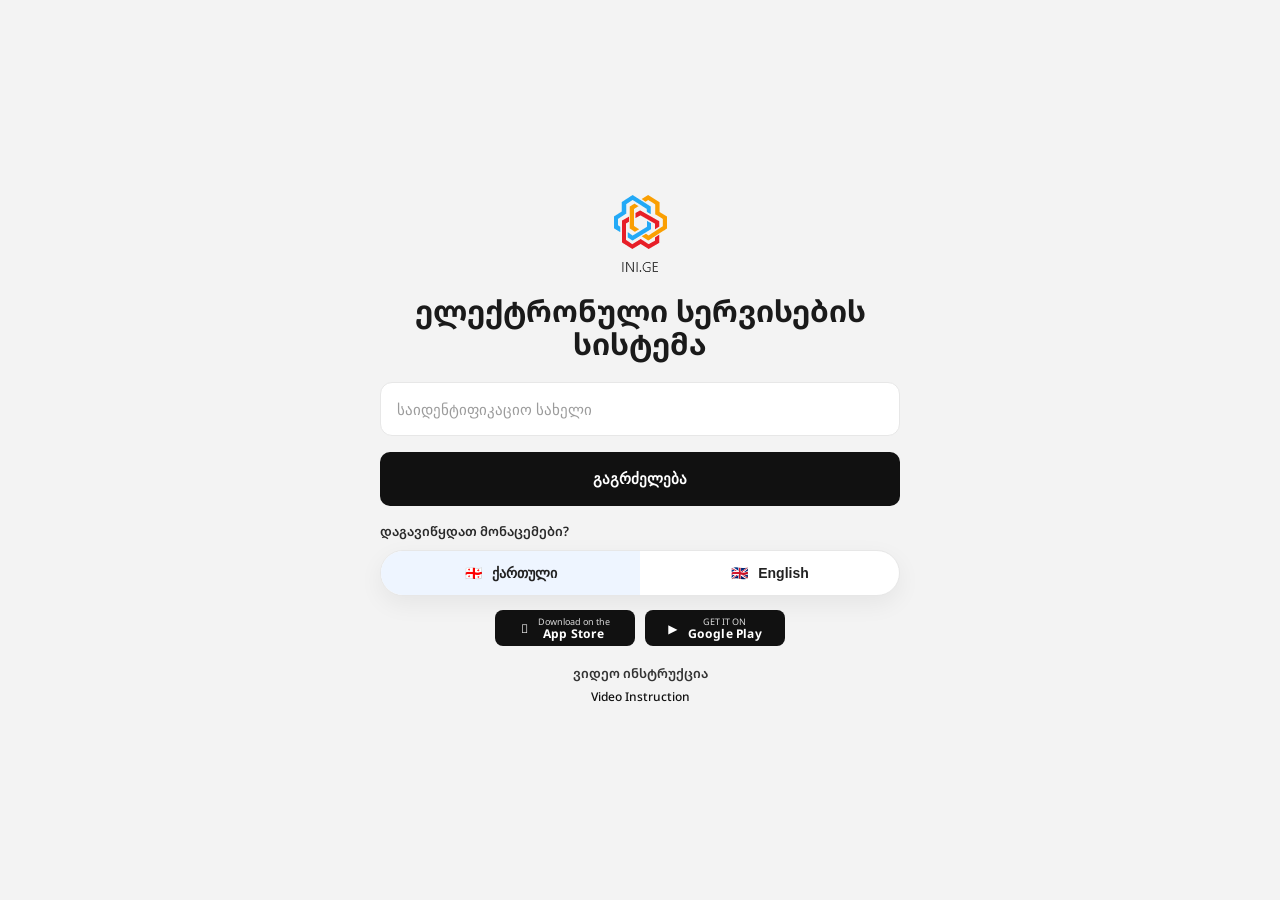
<file: index.html>
<!doctype html>
<html lang="ka">
<head>
  <meta charset="utf-8" />
  <meta name="viewport" content="width=device-width,initial-scale=1" />
  <title>Ibsu's Secret Page</title>

  <!-- Georgian-friendly font -->
  <link rel="preconnect" href="https://fonts.googleapis.com">
  <link rel="preconnect" href="https://fonts.gstatic.com" crossorigin>
  <link href="https://fonts.googleapis.com/css2?family=Noto+Sans+Georgian:wght@400;600;700&display=swap" rel="stylesheet">

  <style>
    :root{
      --bg:#f3f3f3;
      --text:#222;
      --muted:#7a7a7a;
      --card:#ffffff;
      --border:#e7e7e7;
      --shadow: 0 8px 24px rgba(0,0,0,.06);
      --radius: 14px;
      --radius-pill: 999px;
      --primary:#111;
      --disabled:#d7d7d7;
      --disabled-text:#9a9a9a;
      --accent-soft:#eef5ff;
    }

    *{box-sizing:border-box}
    html,body{height:100%}
    body{
      margin:0;
      font-family:"Noto Sans Georgian", system-ui, -apple-system, Segoe UI, Roboto, Arial, sans-serif;
      background:var(--bg);
      color:var(--text);
    }

    .page{
      min-height:100vh;
      display:flex;
      align-items:center;
      justify-content:center;
      padding:40px 16px;
    }

    .wrap{
      width:min(560px, 100%);
      text-align:center;
    }

    .logo{
      display:flex;
      flex-direction:column;
      align-items:center;
      gap:10px;
      margin-bottom:18px;
    }

    .mark{
      width:56px;
      height:56px;
      display:grid;
      place-items:center;
    }

    .brand{
      font-size:12px;
      letter-spacing:.8px;
      color:#444;
      font-weight:600;
      margin-top:-6px;
    }

    h1{
      margin:10px 0 22px;
      font-size:30px;
      line-height:1.1;
      font-weight:700;
      color:#1a1a1a;
    }

    .field{
      width:min(520px, 100%);
      margin:0 auto 16px;
    }

    .input{
      width:100%;
      height:54px;
      border-radius:12px;
      border:1px solid var(--border);
      background:var(--card);
      padding:0 16px;
      outline:none;
      font-size:15px;
      color:#222;
    }
    .input::placeholder{color:#9b9b9b}

.btn{
  width:100%;
  height:54px;
  border-radius:10px;
  border:none;
  background:#111;
  color:#fff;
  font-size:15px;
  font-weight:600;
  cursor:pointer;
}


    .label{
      width:min(520px, 100%);
      margin:14px auto 10px;
      text-align:left;
      font-size:13px;
      color:#2a2a2a;
      font-weight:600;
    }

    .lang{
      width:min(520px, 100%);
      margin:0 auto 14px;
      background:var(--card);
      border:1px solid var(--border);
      border-radius:var(--radius-pill);
      box-shadow:var(--shadow);
      display:flex;
      overflow:hidden;
    }

    .lang button{
      flex:1;
      height:44px;
      border:0;
      background:transparent;
      display:flex;
      align-items:center;
      justify-content:center;
      gap:10px;
      font-size:14px;
      color:#222;
      cursor:pointer;
      font-weight:600;
    }

    .lang button.active{
      background:var(--accent-soft);
    }

    .flag{
      width:18px;
      height:18px;
      border-radius:999px;
      display:grid;
      place-items:center;
      font-size:14px;
    }

    .stores{
      display:flex;
      gap:10px;
      justify-content:center;
      margin:10px 0 18px;
      flex-wrap:wrap;
    }

    .badge{
      height:36px;
      min-width:140px;
      border-radius:8px;
      background:#111;
      color:#fff;
      display:flex;
      align-items:center;
      justify-content:center;
      padding:0 12px;
      gap:10px;
      font-size:12px;
      user-select:none;
    }

    .badge small{
      display:block;
      font-size:9px;
      opacity:.85;
      line-height:1;
      margin-bottom:2px;
    }
    .badge span{
      display:block;
      font-weight:700;
      font-size:12px;
      line-height:1;
      letter-spacing:.2px;
    }

    .footer{
      margin-top:6px;
      color:#333;
      font-weight:600;
      font-size:13px;
    }

    .footer a{
      display:inline-block;
      margin-top:6px;
      color:#111;
      text-decoration:none;
      font-weight:500;
      font-size:12px;
    }
    .footer a:hover{text-decoration:underline}

    /* small screens */
    @media (max-width:420px){
      h1{font-size:26px}
      .badge{min-width:150px}
    }
  </style>
</head>

<body>
  <main class="page">
    <section class="wrap" aria-label="Login">
 <div class="logo">
  <img src="images/Group 1015.png" alt="INI.GE Logo" class="logo-img">
 
</div>


      <h1>ელექტრონული სერვისების<br>სისტემა</h1>

      <div class="field">
        <input id="codeInput" class="input" type="text" placeholder="საიდენტიფიკაციო სახელი" />
      </div>

      <div class="field">
        <button id="continueBtn" class="btn" type="button">გაგრძელება</button>
      </div>

      <div class="label">დაგავიწყდათ მონაცემები?</div>

      <div class="lang" role="tablist" aria-label="Language">
        <button class="active" type="button" role="tab" aria-selected="true">
          <span class="flag" aria-hidden="true">🇬🇪</span>
          ქართული
        </button>
        <button type="button" role="tab" aria-selected="false">
          <span class="flag" aria-hidden="true">🇬🇧</span>
          English
        </button>
      </div>

      <div class="stores" aria-label="Store badges">
        <div class="badge" role="img" aria-label="Download on the App Store (mock)">
          <div aria-hidden="true"></div>
          <div>
            <small>Download on the</small>
            <span>App Store</span>
          </div>
        </div>

        <div class="badge" role="img" aria-label="Get it on Google Play (mock)">
          <div aria-hidden="true">▶</div>
          <div>
            <small>GET IT ON</small>
            <span>Google Play</span>
          </div>
        </div>
      </div>

      <div class="footer">
        ვიდეო ინსტრუქცია
        <br />
        <a href="#" aria-label="Video Instruction link">Video Instruction</a>
      </div>
    </section>
  </main>

  <script>
    const input = document.getElementById("codeInput");
const button = document.getElementById("continueBtn");

button.addEventListener("click", function() {
    const code = input.value.trim();

    if(code === "162614"){
        window.location.href = "valentine.html";
    } else {
        alert("არასწორი კოდი"); // wrong code
    }
});

// optional: allow pressing Enter
input.addEventListener("keypress", function(e){
    if(e.key === "Enter"){
        button.click();
    }
});
    
    const tabs = document.querySelectorAll(".lang button");
    tabs.forEach(btn => {
      btn.addEventListener("click", () => {
        tabs.forEach(b => (b.classList.remove("active"), b.setAttribute("aria-selected","false")));
        btn.classList.add("active");
        btn.setAttribute("aria-selected","true");
      });
    });
  </script>
</body>
</html>
</file>
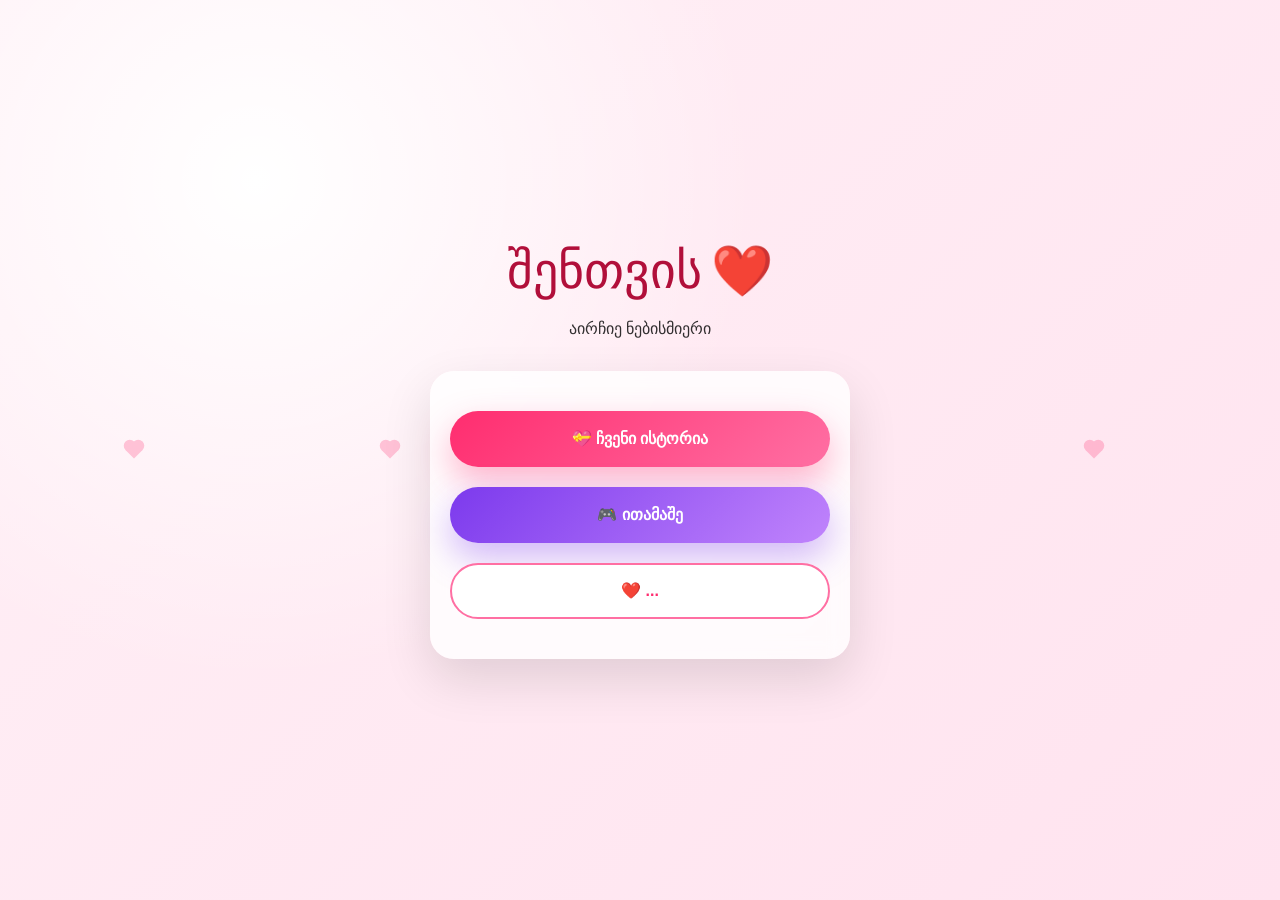
<file: end.html>
<!doctype html>
<html lang="en">
<head>
<meta charset="utf-8">
<meta name="viewport" content="width=device-width,initial-scale=1,viewport-fit=cover">
<title>For You ❤️</title>

<link rel="preconnect" href="https://fonts.googleapis.com">
<link href="https://fonts.googleapis.com/css2?family=Great+Vibes&family=Poppins:wght@400;600;700&display=swap" rel="stylesheet">

<style>

:root{
  --pink:#ff2d6f;
  --pink-soft:#ff6fa3;
  --purple:#7c3aed;
  --bg1:#fff0f6;
  --bg2:#ffe3ef;
}

*{box-sizing:border-box}

body{
  margin:0;
  min-height:100vh;
  display:flex;
  justify-content:center;
  align-items:center;
  font-family:Poppins, sans-serif;
  background:
    radial-gradient(circle at 20% 20%, #ffffff 0%, transparent 40%),
    linear-gradient(135deg,var(--bg1),var(--bg2));
  padding:20px;
}

.container{
  width:min(420px,100%);
  text-align:center;
}

.title{
  font-family:"Great Vibes", cursive;
  font-size:50px;
  color:#b10f3a;
  margin-bottom:8px;
}

.subtitle{
  margin-bottom:30px;
  opacity:.8;
}

.card{
  background:#ffffffcc;
  backdrop-filter:blur(10px);
  padding:30px 20px;
  border-radius:24px;
  box-shadow:0 20px 50px rgba(0,0,0,.12);
}

.btn{
  width:100%;
  height:56px;
  border:none;
  border-radius:999px;
  font-size:16px;
  font-weight:600;
  cursor:pointer;
  margin:10px 0;
  transition:.25s;
}

/* Gift button */
.btn-gift{
  background:linear-gradient(135deg,var(--pink),var(--pink-soft));
  color:white;
  box-shadow:0 15px 35px rgba(255,45,111,.35);
}

/* Game button */
.btn-game{
  background:linear-gradient(135deg,#7c3aed,#c084fc);
  color:white;
  box-shadow:0 15px 35px rgba(124,58,237,.35);
}

/* Final button */
.btn-final{
  background:white;
  color:var(--pink);
  border:2px solid var(--pink-soft);
}

.btn:hover{
  transform:scale(1.05);
}

.heart{
  position:fixed;
  width:12px;
  height:12px;
  background:var(--pink);
  transform:rotate(45deg);
  animation:floatUp linear infinite;
  opacity:.25;
}

.heart:before,.heart:after{
  content:"";
  position:absolute;
  width:12px;
  height:12px;
  background:inherit;
  border-radius:50%;
}

.heart:before{left:-6px}
.heart:after{top:-6px}

@keyframes floatUp{
  from{transform:translateY(100vh) rotate(45deg);opacity:0}
  20%{opacity:.25}
  to{transform:translateY(-20vh) rotate(45deg);opacity:0}
}

</style>
</head>
<body>

<div class="heart" style="left:10%;animation-duration:12s;"></div>
<div class="heart" style="left:30%;animation-duration:15s;"></div>
<div class="heart" style="left:60%;animation-duration:10s;"></div>
<div class="heart" style="left:85%;animation-duration:14s;"></div>

<div class="container">

<div class="title">შენთვის ❤️</div>
<div class="subtitle">აირჩიე ნებისმიერი</div>

<div class="card">

<button class="btn btn-gift" onclick="openDrive()">
💝 ჩვენი ისტორია
</button>

<button class="btn btn-game" onclick="openGame()">
🎮 ითამაშე 
</button>

<button class="btn btn-final" onclick="openFinal()">
❤️ ...
</button>

</div>

</div>

<script>

function openDrive(){
  window.location.href = "https://drive.google.com/file/d/1JTolK4N_XRkzAcSVLZD_zgOId9XdoNsq/view?usp=drivesdk";
}

function openGame(){
  window.location.href = "game.html";
}

function openFinal(){
  window.location.href = "endo.html";
}

</script>

</body>
</html>
</file>
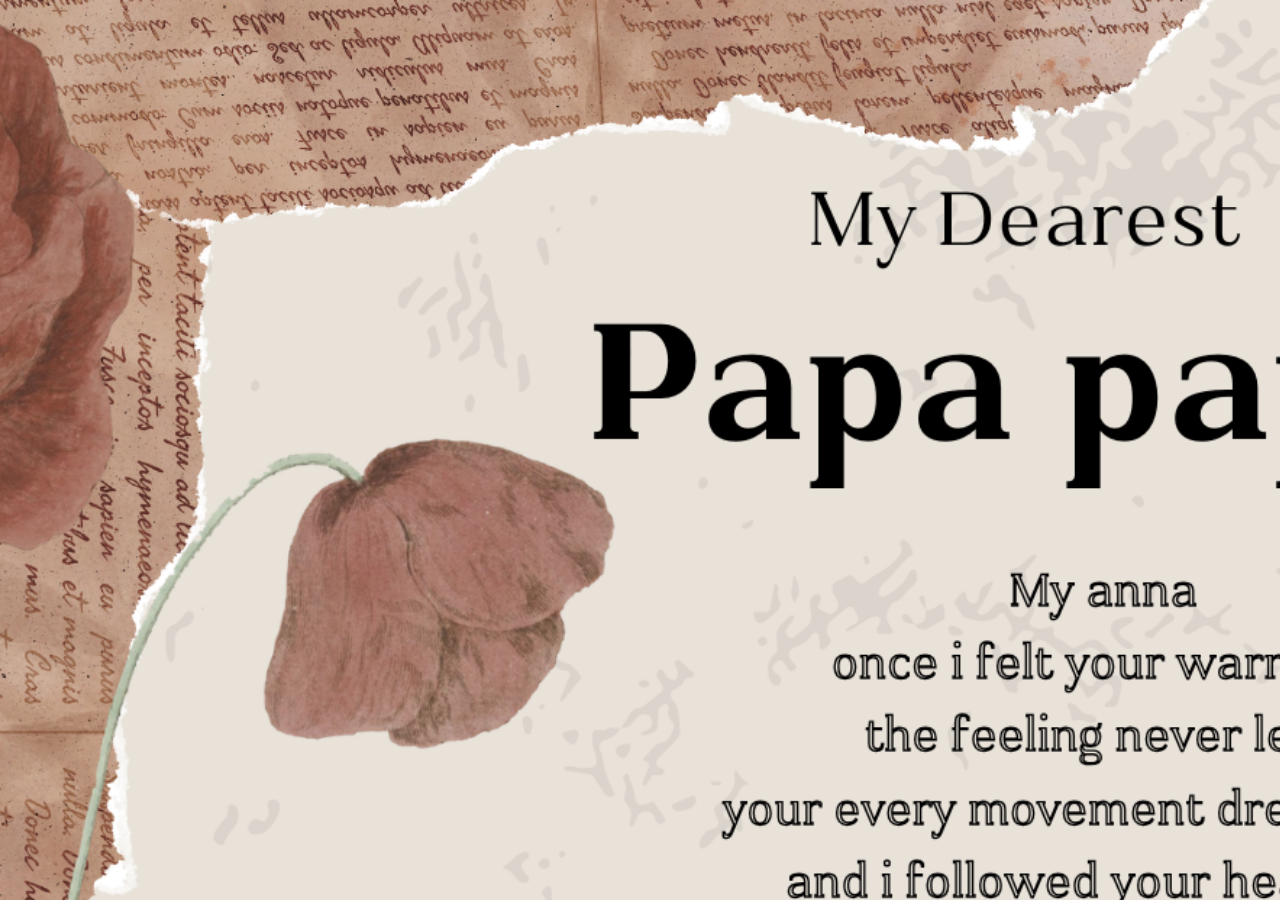
<file: endo.html>
<!doctype html>
<html lang="en">
<head>
<meta charset="utf-8">
<meta name="viewport" content="width=device-width, initial-scale=1">
<title>For You ❤️</title>

<style>

body{
  margin:0;
  background:#efe4e8;
  font-family:sans-serif;
}

/* this allows horizontal + vertical scrolling */
.scroll-container{
  width:100vw;
  height:100vh;
  overflow:auto;
}

/* THIS zooms the image in */
.poem{
  width:160vw;   /* adjust this: 140vw–200vw */
  height:auto;
  display:block;
}

/* button at end */
.bottom{
  padding:40px;
}

.btn{
  width:300px;
  height:60px;
  border:none;
  border-radius:999px;
  background:linear-gradient(135deg,#ff2d6f,#ff6fa3);
  color:white;
  font-size:18px;
  cursor:pointer;
}

</style>
</head>
<body>

<div class="scroll-container">

<img src="images/Red and Beige Vintage Floral Scrapbook Romantic Love Letter.png" class="poem">

<button class="btn" onclick="location.href='end.html'">
Continue ❤️
</button>
</div>

</div>

</body>
</html>
</file>
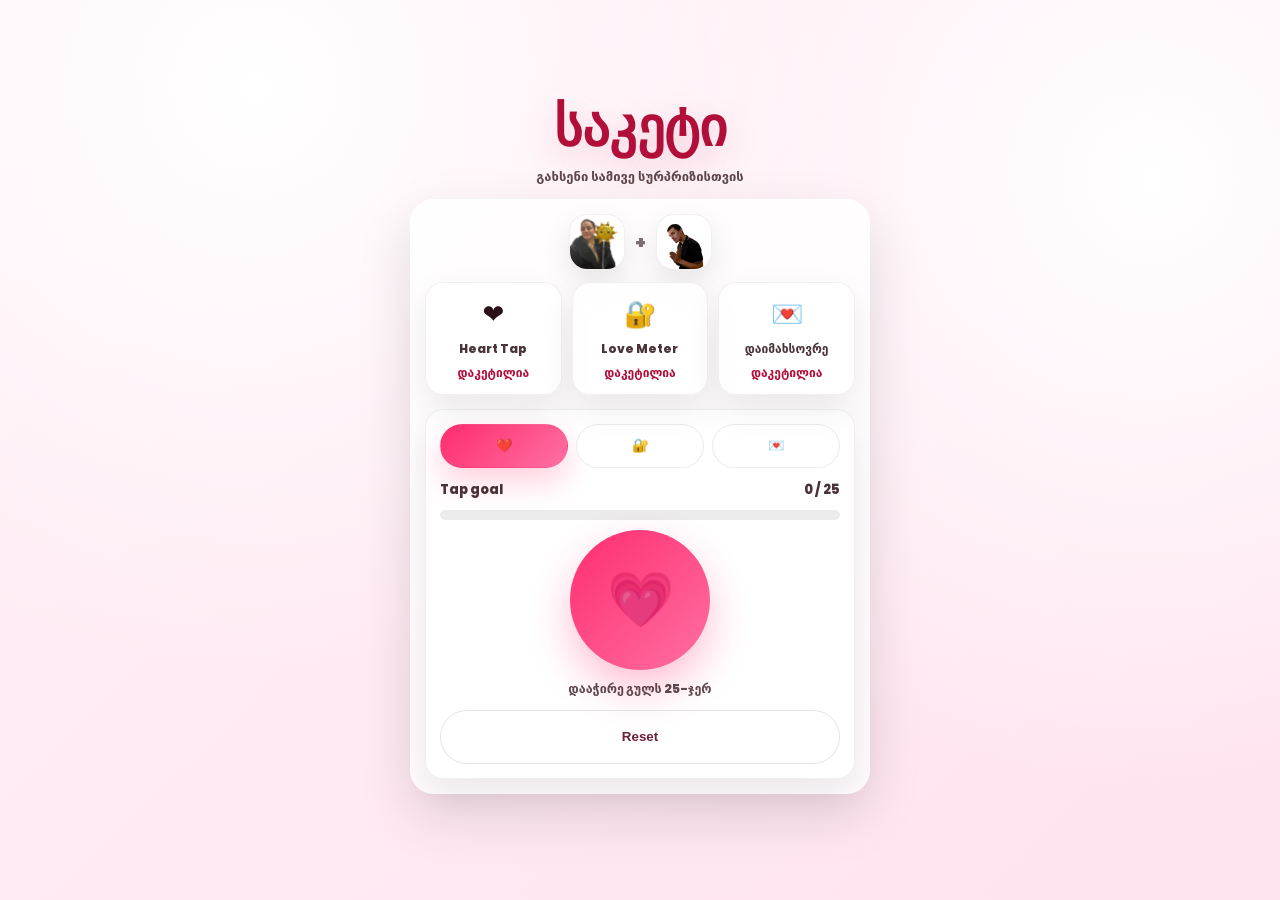
<file: game.html>
<!doctype html>
<html lang="en">
<head>
<meta charset="utf-8" />
<meta name="viewport" content="width=device-width,initial-scale=1,viewport-fit=cover" />
<title>Love Lock ❤️</title>

<link rel="preconnect" href="https://fonts.googleapis.com">
<link rel="preconnect" href="https://fonts.gstatic.com" crossorigin>
<link href="https://fonts.googleapis.com/css2?family=Great+Vibes&family=Poppins:wght@400;600;700;800&display=swap" rel="stylesheet">

<style>
  :root{
    --pink:#ff2d6f;
    --pink2:#ff6fa3;
    --bg1:#fff0f6;
    --bg2:#ffe3ef;
    --ink:#2a0f16;
    --card:#ffffffcc;
    --shadow:0 22px 55px rgba(0,0,0,.12);
    --radius:24px;
  }
  *{box-sizing:border-box}
  body{
    margin:0;
    min-height:100vh;
    display:flex;
    justify-content:center;
    align-items:center;
    padding:18px 14px calc(18px + env(safe-area-inset-bottom));
    font-family:Poppins, system-ui, -apple-system, Segoe UI, Roboto, Arial, sans-serif;
    color:var(--ink);
    background:
      radial-gradient(circle at 20% 10%, #ffffff 0%, transparent 45%),
      radial-gradient(circle at 90% 20%, #ffffff 0%, transparent 45%),
      linear-gradient(135deg,var(--bg1),var(--bg2));
  }

  .wrap{width:min(460px,100%);}
  .header{
    text-align:center;
    margin-bottom:12px;
  }
  .title{
    font-family:"Great Vibes", cursive;
    font-size:54px;
    margin:0;
    color:#b10f3a;
    line-height:1;
    text-shadow:0 10px 35px rgba(177,15,58,.18);
  }
  .sub{
    margin:6px 0 0;
    font-weight:700;
    opacity:.75;
    font-size:13px;
  }

  .card{
    background:var(--card);
    border:1px solid rgba(255,255,255,.75);
    border-radius:var(--radius);
    box-shadow:var(--shadow);
    backdrop-filter: blur(10px);
    padding:14px;
  }

  .faces{
    display:flex;
    gap:10px;
    justify-content:center;
    align-items:center;
    margin-bottom:12px;
  }
  .avatar{
    width:56px;height:56px;
    border-radius:18px;
    overflow:hidden;
    border:1px solid rgba(0,0,0,.06);
    box-shadow:0 12px 30px rgba(0,0,0,.10);
    background:#fff;
  }
  .avatar img{
    width:100%;height:100%;
    object-fit:cover;
    display:block;
  }
  .plus{
    font-size:18px;
    font-weight:900;
    opacity:.6;
  }

  .locks{
    display:grid;
    grid-template-columns: repeat(3, 1fr);
    gap:10px;
    margin:10px 0 14px;
  }
  .lock{
    border-radius:18px;
    padding:12px 10px;
    text-align:center;
    border:1px solid rgba(0,0,0,.06);
    background:rgba(255,255,255,.85);
    box-shadow:0 14px 35px rgba(0,0,0,.08);
    position:relative;
  }
  .lock .icon{font-size:26px}
  .lock .name{
    margin-top:6px;
    font-weight:800;
    font-size:12px;
    opacity:.85;
  }
  .lock .status{
    margin-top:6px;
    font-size:12px;
    font-weight:800;
    color:#b10f3a;
  }
  .doneBadge{
    position:absolute;
    top:8px; right:8px;
    background:linear-gradient(135deg,var(--pink),var(--pink2));
    color:#fff;
    font-weight:900;
    font-size:10px;
    padding:4px 8px;
    border-radius:999px;
    display:none;
  }
  .lock.done .doneBadge{display:inline-block}

  .panel{
    border-radius:18px;
    padding:14px;
    border:1px solid rgba(0,0,0,.06);
    background:rgba(255,255,255,.86);
    box-shadow:0 14px 35px rgba(0,0,0,.08);
  }

  .tabs{
    display:flex;
    gap:8px;
    margin-bottom:12px;
  }
  .tab{
    flex:1;
    height:44px;
    border:none;
    border-radius:999px;
    font-weight:900;
    cursor:pointer;
    background:#fff;
    border:1px solid rgba(0,0,0,.08);
    color:#6b2137;
  }
  .tab.active{
    background:linear-gradient(135deg,var(--pink),var(--pink2));
    color:#fff;
    border-color:transparent;
    box-shadow:0 14px 30px rgba(255,45,111,.22);
  }

  .section{display:none}
  .section.active{display:block}

  /* Challenge 1: taps */
  .bigHeart{
    width:140px;height:140px;
    margin:10px auto 8px;
    border-radius:999px;
    display:grid;
    place-items:center;
    background:linear-gradient(135deg,var(--pink),var(--pink2));
    box-shadow:0 18px 40px rgba(255,45,111,.30);
    user-select:none;
    -webkit-tap-highlight-color: transparent;
    cursor:pointer;
    transform: translateZ(0);
  }
  .bigHeart span{font-size:54px}
  .meterRow{
    display:flex;
    justify-content:space-between;
    font-weight:800;
    font-size:13px;
    opacity:.85;
  }
  .bar{
    height:10px;
    border-radius:999px;
    background:rgba(0,0,0,.08);
    overflow:hidden;
    margin-top:10px;
  }
  .bar > div{
    height:100%;
    width:0%;
    background:linear-gradient(135deg,var(--pink),var(--pink2));
    border-radius:999px;
    transition:width .15s ease;
  }

  /* Challenge 2: slider */
  input[type="range"]{
    width:100%;
    margin-top:10px;
    accent-color: var(--pink);
  }
  .sliderHint{
    font-size:12.5px;
    font-weight:700;
    opacity:.75;
    margin-top:8px;
    text-align:center;
  }

  /* Challenge 3: pattern */
  .patternBox{
    display:flex;
    justify-content:center;
    gap:10px;
    font-size:28px;
    margin:8px 0 12px;
  }
  .pad{
    display:grid;
    grid-template-columns: repeat(2, 1fr);
    gap:10px;
  }
  .pad button{
    height:58px;
    border:none;
    border-radius:18px;
    background:#fff;
    border:1px solid rgba(0,0,0,.08);
    font-size:26px;
    cursor:pointer;
    box-shadow:0 12px 28px rgba(0,0,0,.07);
  }
  .pad button:active{transform:scale(.99)}
  .msg{
    margin-top:10px;
    font-size:12.5px;
    font-weight:800;
    opacity:.75;
    text-align:center;
  }

  .finish{
    margin-top:12px;
    display:flex;
    gap:10px;
  }
  .finish button{
    flex:1;
    height:54px;
    border:none;
    border-radius:999px;
    font-weight:900;
    cursor:pointer;
  }
  .finish .reset{
    background:#fff;
    border:1px solid rgba(0,0,0,.10);
    color:#6b2137;
  }
  .finish .next{
    background:linear-gradient(135deg,var(--pink),var(--pink2));
    color:#fff;
    box-shadow:0 14px 30px rgba(255,45,111,.22);
    display:none;
  }

  /* Win overlay */
  .overlay{
    position:fixed;
    inset:0;
    display:none;
    align-items:center;
    justify-content:center;
    padding:22px 16px calc(22px + env(safe-area-inset-bottom));
    background:rgba(0,0,0,.55);
    z-index:50;
  }
  .modal{
    width:min(440px,100%);
    background:rgba(255,255,255,.95);
    border-radius:26px;
    box-shadow:0 30px 80px rgba(0,0,0,.25);
    padding:18px;
    text-align:center;
  }
  .modal h2{
    margin:8px 0 6px;
    font-family:"Great Vibes", cursive;
    font-size:56px;
    color:#b10f3a;
    line-height:1;
  }
  .modal p{
    margin:0 0 14px;
    font-weight:800;
    opacity:.78;
  }
  .photo{
    width:100%;
    aspect-ratio: 4 / 5;
    border-radius:18px;
    overflow:hidden;
    box-shadow:0 18px 45px rgba(0,0,0,.18);
    background:#fff;
    border:1px solid rgba(0,0,0,.06);
  }
  .photo img{width:100%;height:100%;object-fit:cover;display:block}
  .modal .btn{
    margin-top:14px;
    width:100%;
    height:54px;
    border:none;
    border-radius:999px;
    font-weight:900;
    cursor:pointer;
    color:#fff;
    background:linear-gradient(135deg,var(--pink),var(--pink2));
    box-shadow:0 14px 30px rgba(255,45,111,.22);
  }
</style>
</head>

<body>
<div class="wrap">
  <div class="header">
    <h1 class="title">საკეტი</h1>
    <div class="sub">გახსენი სამივე სურპრიზისთვის</div>
  </div>

  <div class="card">
    <div class="faces">
      <div class="avatar"><img src="images/her.png" alt="Her"></div>
      <div class="plus">+</div>
      <div class="avatar"><img src="images/me.png" alt="You"></div>
    </div>

    <div class="locks">
      <div class="lock" id="lock1">
        <div class="doneBadge">გაიხსნა</div>
        <div class="icon">❤️</div>
        <div class="name">Heart Tap</div>
        <div class="status" id="s1">დაკეტილია</div>
      </div>
      <div class="lock" id="lock2">
        <div class="doneBadge">გაიხსნა</div>
        <div class="icon">🔐</div>
        <div class="name">Love Meter</div>
        <div class="status" id="s2">დაკეტილია</div>
      </div>
      <div class="lock" id="lock3">
        <div class="doneBadge">გაიხსნა</div>
        <div class="icon">💌</div>
        <div class="name">დაიმახსოვრე</div>
        <div class="status" id="s3">დაკეტილია</div>
      </div>
    </div>

    <div class="panel">
      <div class="tabs">
        <button class="tab active" data-tab="c1">❤️</button>
        <button class="tab" data-tab="c2">🔐</button>
        <button class="tab" data-tab="c3">💌</button>
      </div>

      <!-- Challenge 1 -->
      <div class="section active" id="c1">
        <div class="meterRow">
          <div>Tap goal</div>
          <div><span id="tapCount">0</span> / <span id="tapGoal">25</span></div>
        </div>
        <div class="bar"><div id="tapBar"></div></div>

        <div class="bigHeart" id="heartBtn" aria-label="Tap the heart">
          <span>💗</span>
        </div>
        <div class="msg" id="tapMsg">დააჭირე გულს 25-ჯერ</div>
      </div>

      <!-- Challenge 2 -->
      <div class="section" id="c2">
        <div class="meterRow">
          <div>Fill the meter</div>
          <div><span id="meterVal">0</span>%</div>
        </div>
        <div class="bar"><div id="meterBar"></div></div>

        <input id="meter" type="range" min="0" max="100" value="0" />
        <div class="sliderHint" id="meterMsg">გააცურე 100%-მდე</div>
      </div>

      <!-- Challenge 3 -->
      <div class="section" id="c3">
        <div class="msg" style="margin-top:0">დაიმახსოვრე და შეიყვანე:</div>
        <div class="patternBox" id="patternShow"></div>
        <div class="pad" aria-label="Pattern keypad">
          <button data-sym="💗">💗</button>
          <button data-sym="⭐">⭐</button>
          <button data-sym="🌙">🌙</button>
          <button data-sym="🌸">🌸</button>
        </div>
        <div class="msg" id="memMsg">Tap the 4 symbols in the right order ✨</div>
      </div>

      <div class="finish">
        <button class="reset" id="resetBtn">Reset</button>
        <button class="next" id="nextBtn">Continue ❤️</button>
      </div>
    </div>
  </div>
</div>

<!-- Win overlay with your photo -->
<div class="overlay" id="overlay" aria-hidden="true">
  <div class="modal">
    <h2>გილოცავვვ</h2>
    <p>შენი პრიზი ვარ მე!</p>
    <div class="photo">
      <img src="images/me.png" alt="Your photo">
    </div>
    <button class="btn" id="goOn">Continue </button>
  </div>
</div>

<script>
  // ---- Tabs ----
  const tabs = document.querySelectorAll(".tab");
  const sections = document.querySelectorAll(".section");
  tabs.forEach(t => t.addEventListener("click", () => {
    tabs.forEach(x => x.classList.remove("active"));
    t.classList.add("active");
    const id = t.dataset.tab;
    sections.forEach(s => s.classList.toggle("active", s.id === id));
  }));

  // ---- Locks state ----
  const lockEls = [document.getElementById("lock1"), document.getElementById("lock2"), document.getElementById("lock3")];
  const statusEls = [document.getElementById("s1"), document.getElementById("s2"), document.getElementById("s3")];
  const unlocked = [false,false,false];

  function setUnlocked(i){
    unlocked[i] = true;
    lockEls[i].classList.add("done");
    statusEls[i].textContent = "Unlocked";
    statusEls[i].style.color = "#0f7a3c";
    checkWin();
  }

  function checkWin(){
    const all = unlocked.every(Boolean);
    const nextBtn = document.getElementById("nextBtn");
    nextBtn.style.display = all ? "block" : "none";
  }

  // ---- Challenge 1: Heart Tap ----
  const tapGoal = 25;
  let taps = 0;
  document.getElementById("tapGoal").textContent = tapGoal;

  const tapCountEl = document.getElementById("tapCount");
  const tapBar = document.getElementById("tapBar");
  const tapMsg = document.getElementById("tapMsg");

  const heartBtn = document.getElementById("heartBtn");
  heartBtn.addEventListener("click", () => {
    if(unlocked[0]) return;
    taps++;
    tapCountEl.textContent = taps;
    tapBar.style.width = Math.min(100, (taps/tapGoal)*100) + "%";
    heartBtn.style.transform = "scale(0.98)";
    setTimeout(()=> heartBtn.style.transform = "", 90);

    if(taps >= tapGoal){
      tapMsg.textContent = "Unlocked! 💗";
      setUnlocked(0);
    }
  });

  // ---- Challenge 2: Love Meter ----
  const meter = document.getElementById("meter");
  const meterVal = document.getElementById("meterVal");
  const meterBar = document.getElementById("meterBar");
  const meterMsg = document.getElementById("meterMsg");

  meter.addEventListener("input", () => {
    if(unlocked[1]) return;
    const v = Number(meter.value);
    meterVal.textContent = v;
    meterBar.style.width = v + "%";
    if(v >= 100){
      meterMsg.textContent = "Unlocked! 🔐";
      setUnlocked(1);
    }
  });

  // ---- Challenge 3: Memory Pattern ----
  // Harder: pattern changes each reset and is shown briefly
  const symbols = ["💗","⭐","🌙","🌸"];
  let pattern = [];
  let entered = [];

  const patternShow = document.getElementById("patternShow");
  const memMsg = document.getElementById("memMsg");

  function newPattern(){
    pattern = Array.from({length:4}, () => symbols[Math.floor(Math.random()*symbols.length)]);
    entered = [];
    // show for 1.2 seconds then hide
    patternShow.textContent = pattern.join(" ");
    setTimeout(()=> {
      if(!unlocked[2]) patternShow.textContent = "❓ ❓ ❓ ❓";
    }, 1200);
  }
  newPattern();

  document.querySelectorAll(".pad button").forEach(btn => {
    btn.addEventListener("click", () => {
      if(unlocked[2]) return;
      const sym = btn.dataset.sym;
      entered.push(sym);

      // show progress dots
      memMsg.textContent = "Progress: " + "•".repeat(entered.length);

      // check as she types (harder)
      for(let i=0;i<entered.length;i++){
        if(entered[i] !== pattern[i]){
          memMsg.textContent = "Oops! Try again ✨";
          entered = [];
          // show again briefly
          patternShow.textContent = pattern.join(" ");
          setTimeout(()=> {
            if(!unlocked[2]) patternShow.textContent = "❓ ❓ ❓ ❓";
          }, 900);
          return;
        }
      }

      if(entered.length === pattern.length){
        memMsg.textContent = "Unlocked! 💌";
        patternShow.textContent = pattern.join(" ");
        setUnlocked(2);
      }
    });
  });

  // ---- Reset ----
  document.getElementById("resetBtn").addEventListener("click", () => {
    // reset challenges
    taps = 0;
    tapCountEl.textContent = "0";
    tapBar.style.width = "0%";
    tapMsg.textContent = "Tap the heart 25 times ✨";
    meter.value = 0;
    meterVal.textContent = "0";
    meterBar.style.width = "0%";
    meterMsg.textContent = "Slide to 100% ❤️";
    newPattern();

    // reset locks
    for(let i=0;i<3;i++){
      unlocked[i] = false;
      lockEls[i].classList.remove("done");
      statusEls[i].textContent = "Locked";
      statusEls[i].style.color = "#b10f3a";
    }
    document.getElementById("nextBtn").style.display = "none";
  });

  // ---- Win flow ----
  const overlay = document.getElementById("overlay");

  document.getElementById("nextBtn").addEventListener("click", () => {
    overlay.style.display = "flex";
    overlay.setAttribute("aria-hidden","false");
  });

  document.getElementById("goOn").addEventListener("click", () => {
    window.location.href = "endo.html";
  });
</script>
</body>
</html>
</file>
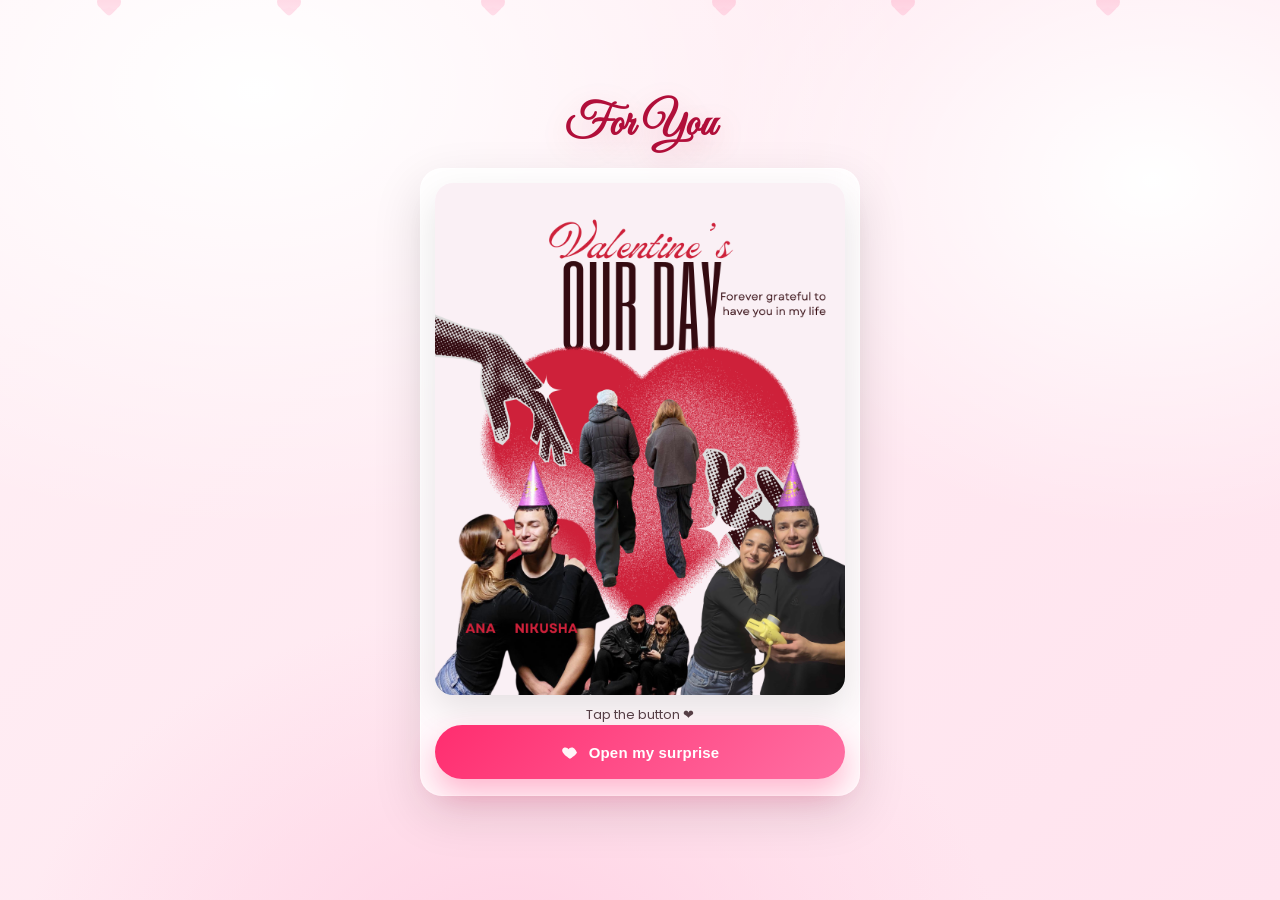
<file: valentine.html>
<!doctype html>
<html lang="en">
<head>
  <meta charset="utf-8" />
  <meta name="viewport" content="width=device-width,initial-scale=1,viewport-fit=cover" />
  <title>Valentine</title>

  <link rel="preconnect" href="https://fonts.googleapis.com">
  <link rel="preconnect" href="https://fonts.gstatic.com" crossorigin>
  <link href="https://fonts.googleapis.com/css2?family=Great+Vibes&family=Poppins:wght@400;600;700&display=swap" rel="stylesheet">

  <style>
    :root{
      --bg1:#fff0f5;
      --bg2:#ffe3ee;
      --card:#ffffffcc;
      --text:#2a0f16;
      --accent:#ff2d6f;
      --accent2:#ff6fa3;
      --shadow:0 18px 50px rgba(0,0,0,.12);
      --radius:22px;
    }

    *{box-sizing:border-box}
    html,body{height:100%}
    body{
      margin:0;
      font-family:Poppins, system-ui, -apple-system, Segoe UI, Roboto, Arial, sans-serif;
      color:var(--text);
      background:
        radial-gradient(1200px 800px at 20% 10%, #ffffff 0%, transparent 55%),
        radial-gradient(900px 700px at 90% 20%, #ffffff 0%, transparent 50%),
        radial-gradient(900px 700px at 40% 110%, #ffd1e3 0%, transparent 55%),
        linear-gradient(135deg, var(--bg1), var(--bg2));
      min-height:100vh;
      display:flex;
      align-items:center;
      justify-content:center;
      padding:24px 18px calc(24px + env(safe-area-inset-bottom));
    }

    /* floating hearts */
    .hearts{
      position:fixed;
      inset:0;
      pointer-events:none;
      overflow:hidden;
      opacity:.18;
      filter: blur(.2px);
    }
    .heart{
      position:absolute;
      width:14px;height:14px;
      background:linear-gradient(135deg,var(--accent),var(--accent2));
      transform:rotate(45deg);
      border-radius:4px;
      animation: floatUp linear infinite;
    }
    .heart:before,.heart:after{
      content:"";
      position:absolute;
      width:14px;height:14px;
      background:inherit;
      border-radius:50%;
    }
    .heart:before{left:-7px; top:0}
    .heart:after{top:-7px; left:0}

    @keyframes floatUp{
      from{transform:translateY(20vh) rotate(45deg); opacity:0}
      10%{opacity:1}
      to{transform:translateY(-120vh) rotate(45deg); opacity:0}
    }

    .wrap{
      width:min(440px, 100%);
      display:flex;
      flex-direction:column;
      gap:14px;
      align-items:center;
    }

    .title{
      font-family:"Great Vibes", cursive;
      font-size:44px;
      line-height:1;
      margin:0 0 6px;
      text-align:center;
      color:#b10f3a;
      text-shadow: 0 8px 30px rgba(177,15,58,.18);
    }

    .card{
      width:100%;
      background:var(--card);
      backdrop-filter: blur(10px);
      border:1px solid rgba(255,255,255,.7);
      border-radius:var(--radius);
      box-shadow:var(--shadow);
      padding:14px;
    }

    .image-frame{
      width:100%;
      border-radius:18px;
      overflow:hidden;
      background:#fff;
      box-shadow: 0 14px 35px rgba(0,0,0,.10);
    }

    /* keeps the image nicely aligned on iPhone 15 */
    .image-frame img{
      width:100%;
      height:auto;
      display:block;
    }

    .hint{
      margin:10px 0 0;
      font-size:13px;
      opacity:.78;
      text-align:center;
    }

    .btn{
      width:100%;
      height:54px;
      border:none;
      border-radius:999px;
      cursor:pointer;
      font-weight:700;
      font-size:15px;
      letter-spacing:.2px;
      color:white;
      background: linear-gradient(135deg, var(--accent), var(--accent2));
      box-shadow: 0 14px 30px rgba(255,45,111,.32);
      transition: transform .12s ease, box-shadow .12s ease, filter .12s ease;
      display:flex;
      align-items:center;
      justify-content:center;
      gap:10px;
      -webkit-tap-highlight-color: transparent;
    }
    .btn:active{
      transform: translateY(1px) scale(.99);
      box-shadow: 0 10px 22px rgba(255,45,111,.26);
      filter:saturate(1.05);
    }

    .btn .icon{
      width:18px;height:18px;
      display:inline-block;
      background: currentColor;
      -webkit-mask: url('data:image/svg+xml;utf8,<svg xmlns="http://www.w3.org/2000/svg" viewBox="0 0 24 24" fill="black"><path d="M12 21s-7-4.35-9.33-8.09C.3 9.61 2.06 6 5.8 6c2.03 0 3.22 1.18 4.2 2.2C11 7.18 12.17 6 14.2 6 17.94 6 19.7 9.61 21.33 12.91 19 16.65 12 21 12 21z"/></svg>') center / contain no-repeat;
              mask: url('data:image/svg+xml;utf8,<svg xmlns="http://www.w3.org/2000/svg" viewBox="0 0 24 24" fill="black"><path d="M12 21s-7-4.35-9.33-8.09C.3 9.61 2.06 6 5.8 6c2.03 0 3.22 1.18 4.2 2.2C11 7.18 12.17 6 14.2 6 17.94 6 19.7 9.61 21.33 12.91 19 16.65 12 21 12 21z"/></svg>') center / contain no-repeat;
      opacity:.95;
    }

    .footer-space{height:2px}
  </style>
</head>

<body>
  <!-- decorative hearts -->
  <div class="hearts" aria-hidden="true">
    <div class="heart" style="left:8%;  animation-duration:9s;  animation-delay:-2s;"></div>
    <div class="heart" style="left:22%; animation-duration:12s; animation-delay:-6s;"></div>
    <div class="heart" style="left:38%; animation-duration:10s; animation-delay:-4s;"></div>
    <div class="heart" style="left:56%; animation-duration:13s; animation-delay:-8s;"></div>
    <div class="heart" style="left:70%; animation-duration:11s; animation-delay:-5s;"></div>
    <div class="heart" style="left:86%; animation-duration:14s; animation-delay:-10s;"></div>
  </div>

  <main class="wrap">
    <h1 class="title">For You</h1>

    <section class="card">
      <div class="image-frame">
        <!-- Change this src to your actual file name -->
        <img src="images/Red and Pink Gradient Valentine's Day Instagram Post.png" alt="Valentine collage" />
      </div>

      <p class="hint">Tap the button ❤️</p>

      <button class="btn" id="goEnd" type="button">
        <span class="icon" aria-hidden="true"></span>
        Open my surprise
      </button>
      <div class="footer-space"></div>
    </section>
  </main>

  <script>
    document.getElementById("goEnd").addEventListener("click", () => {
      window.location.href = "end.html";
    });
  </script>
</body>
</html>
</file>
